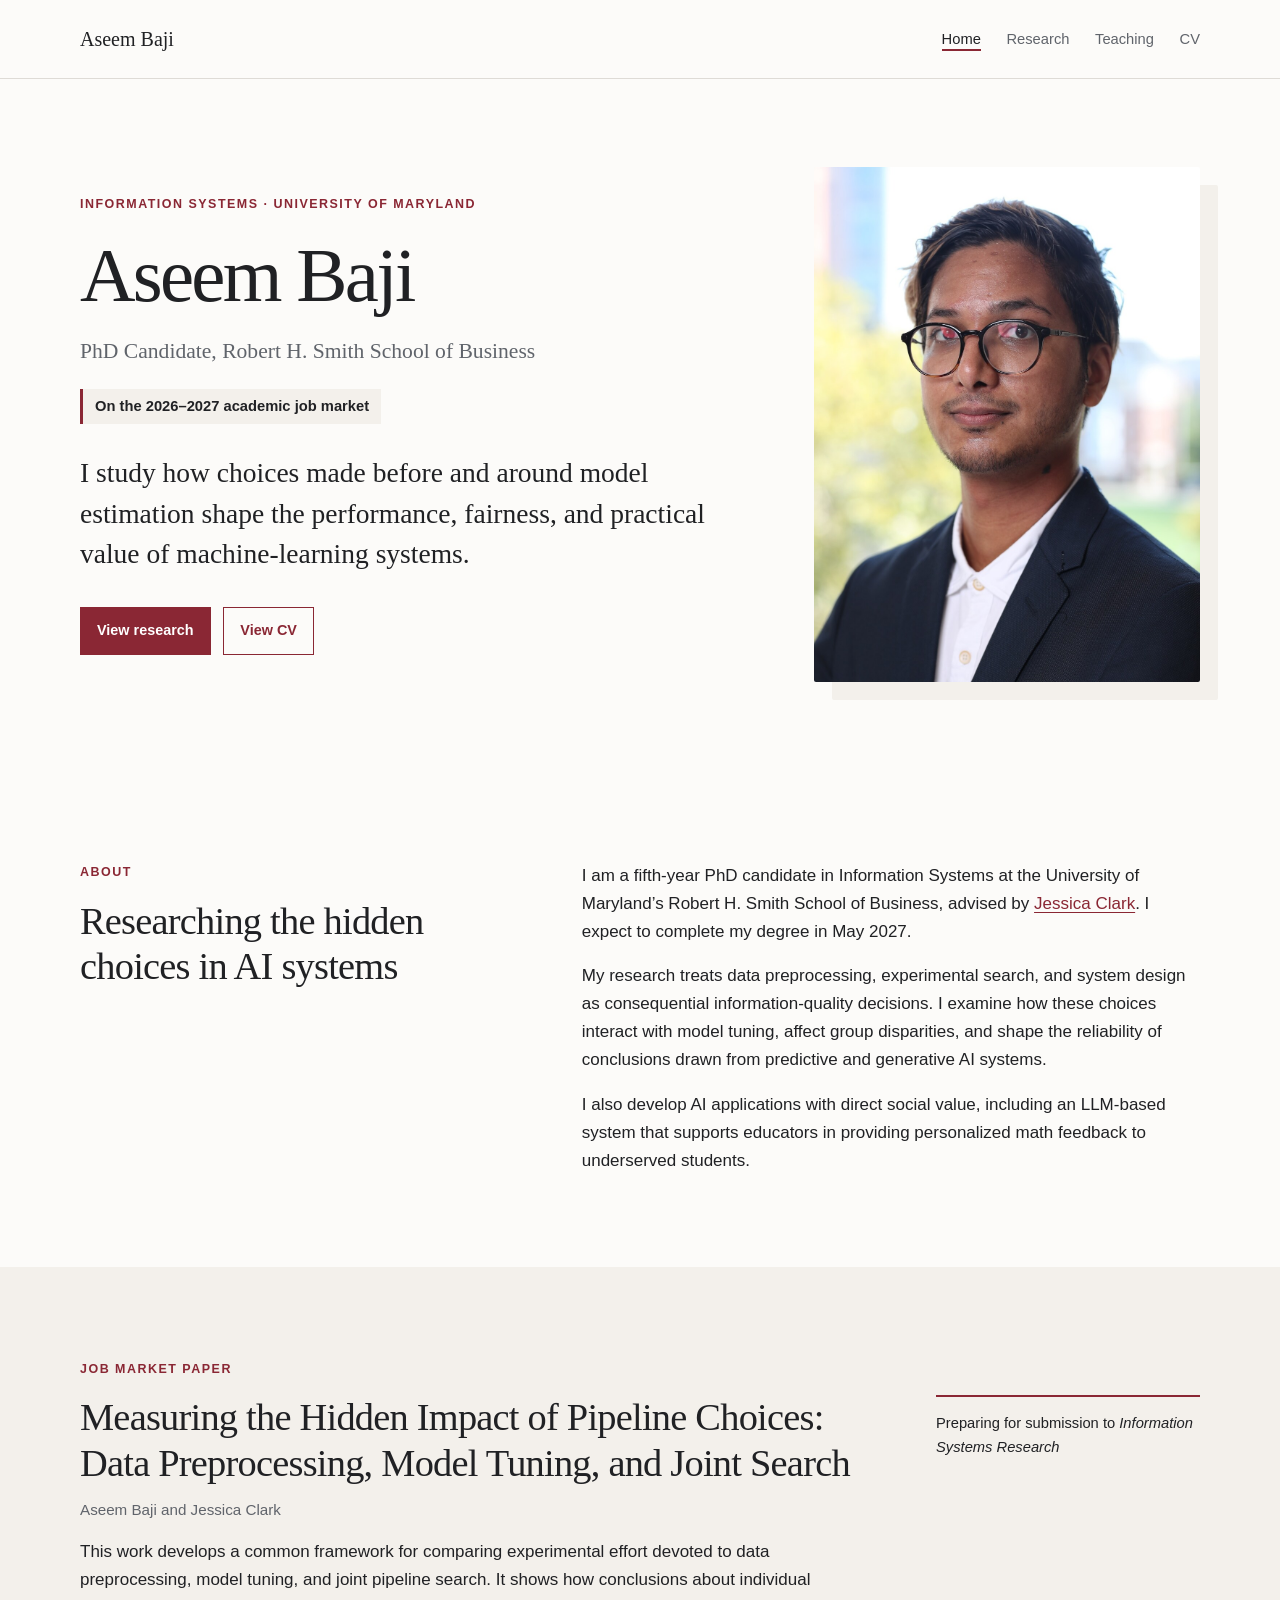
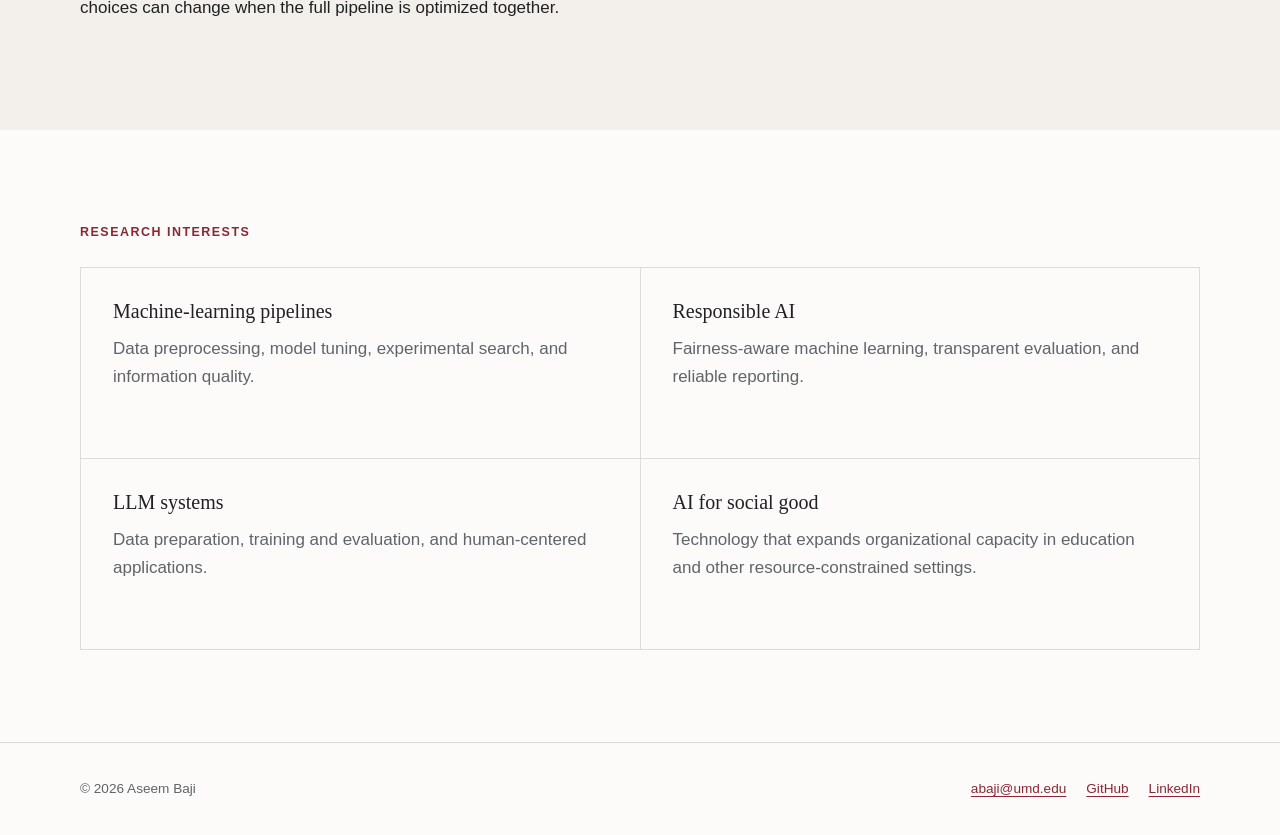
<file: index.html>
<!doctype html>
<html lang="en">
<head>
  <meta charset="utf-8">
  <meta name="viewport" content="width=device-width, initial-scale=1">
  <meta name="description" content="Aseem Baji is a PhD candidate in Information Systems at the University of Maryland studying machine-learning pipelines, fairness, LLM training, and AI for social good.">
  <title>Aseem Baji | Information Systems Researcher</title>
  <link rel="stylesheet" href="assets/styles.css">
</head>
<body>
  <a class="skip-link" href="#main">Skip to content</a>
  <header class="site-header">
    <div class="nav-wrap">
      <a class="site-name" href="index.html" aria-label="Aseem Baji, home">Aseem Baji</a>
      <nav aria-label="Primary navigation">
        <a class="active" href="index.html">Home</a>
        <a href="research.html">Research</a>
        <a href="teaching.html">Teaching</a>
        <a href="cv.html">CV</a>
      </nav>
    </div>
  </header>

  <main id="main">
    <section class="hero page-width">
      <div class="hero-copy">
        <p class="eyebrow">Information Systems · University of Maryland</p>
        <h1>Aseem Baji</h1>
        <p class="role">PhD Candidate, Robert H. Smith School of Business</p>
        <p class="job-market">On the 2026–2027 academic job market</p>
        <p class="intro">I study how choices made before and around model estimation shape the performance, fairness, and practical value of machine-learning systems.</p>
        <div class="hero-links">
          <a class="button primary" href="research.html">View research</a>
          <a class="button secondary" href="cv.html">View CV</a>
        </div>
      </div>
      <div class="portrait-wrap">
        <img class="portrait" src="assets/aseem-baji-headshot.jpg" alt="Portrait of Aseem Baji" width="900" height="1200">
      </div>
    </section>

    <section class="section page-width two-column">
      <div>
        <p class="section-label">About</p>
        <h2>Researching the hidden choices in AI systems</h2>
      </div>
      <div class="prose">
        <p>I am a fifth-year PhD candidate in Information Systems at the University of Maryland’s Robert H. Smith School of Business, advised by <a href="http://www.jessicamarieclark.com">Jessica Clark</a>. I expect to complete my degree in May 2027.</p>
        <p>My research treats data preprocessing, experimental search, and system design as consequential information-quality decisions. I examine how these choices interact with model tuning, affect group disparities, and shape the reliability of conclusions drawn from predictive and generative AI systems.</p>
        <p>I also develop AI applications with direct social value, including an LLM-based system that supports educators in providing personalized math feedback to underserved students.</p>
      </div>
    </section>

    <section class="section section-tint">
      <div class="page-width">
        <p class="section-label">Job market paper</p>
        <div class="featured-work">
          <div>
            <h2>Measuring the Hidden Impact of Pipeline Choices: Data Preprocessing, Model Tuning, and Joint Search</h2>
            <p class="authors">Aseem Baji and Jessica Clark</p>
            <p>This work develops a common framework for comparing experimental effort devoted to data preprocessing, model tuning, and joint pipeline search. It shows how conclusions about individual choices can change when the full pipeline is optimized together.</p>
          </div>
          <p class="status">Preparing for submission to <em>Information Systems Research</em></p>
        </div>
      </div>
    </section>

    <section class="section page-width">
      <p class="section-label">Research interests</p>
      <div class="interest-grid">
        <div><h3>Machine-learning pipelines</h3><p>Data preprocessing, model tuning, experimental search, and information quality.</p></div>
        <div><h3>Responsible AI</h3><p>Fairness-aware machine learning, transparent evaluation, and reliable reporting.</p></div>
        <div><h3>LLM systems</h3><p>Data preparation, training and evaluation, and human-centered applications.</p></div>
        <div><h3>AI for social good</h3><p>Technology that expands organizational capacity in education and other resource-constrained settings.</p></div>
      </div>
    </section>
  </main>

  <footer>
    <div class="page-width footer-wrap">
      <p>© 2026 Aseem Baji</p>
      <div><a href="mailto:abaji@umd.edu">abaji@umd.edu</a><a href="https://github.com/aseemwr10">GitHub</a><a href="https://www.linkedin.com/in/aseem-baji-07237211b/">LinkedIn</a></div>
    </div>
  </footer>
</body>
</html>
</file>
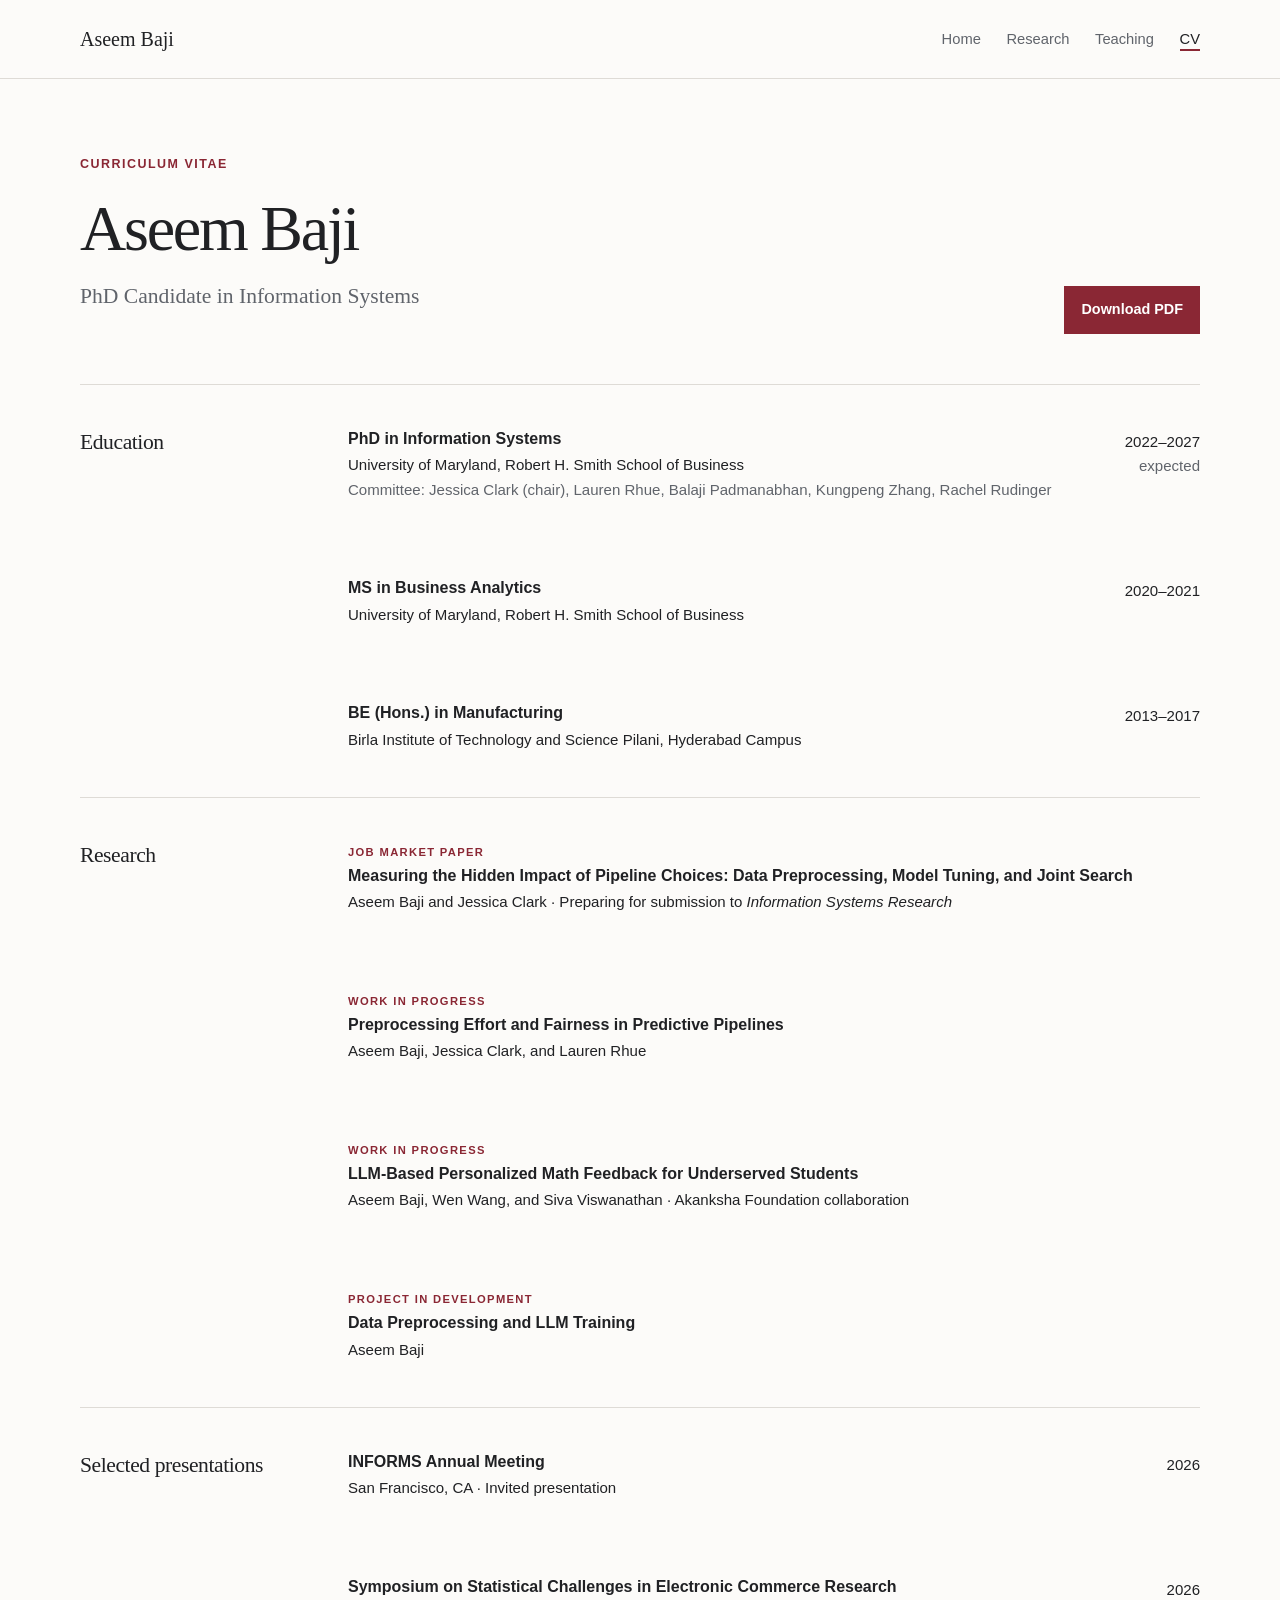
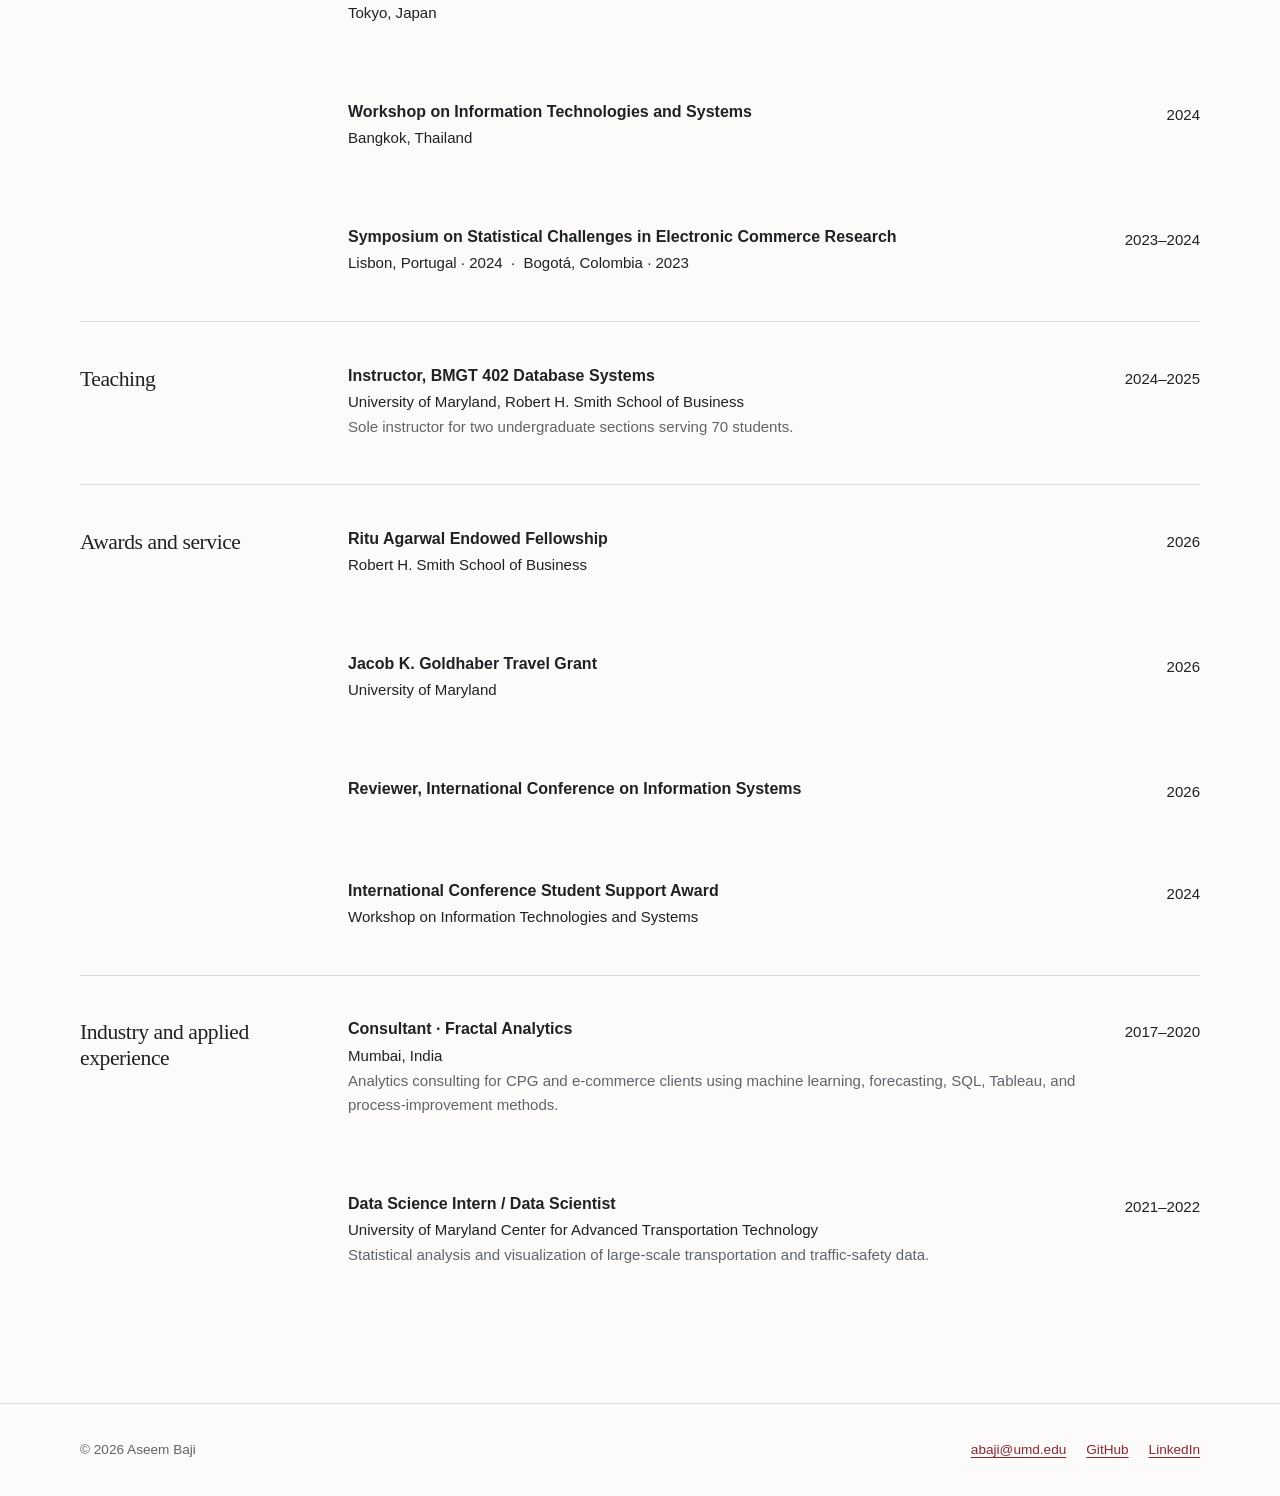
<file: cv.html>
<!doctype html>
<html lang="en">
<head>
  <meta charset="utf-8">
  <meta name="viewport" content="width=device-width, initial-scale=1">
  <meta name="description" content="Curriculum vitae of Aseem Baji, Information Systems PhD candidate at the University of Maryland.">
  <title>CV | Aseem Baji</title>
  <link rel="stylesheet" href="assets/styles.css">
</head>
<body>
  <a class="skip-link" href="#main">Skip to content</a>
  <header class="site-header"><div class="nav-wrap"><a class="site-name" href="index.html">Aseem Baji</a><nav aria-label="Primary navigation"><a href="index.html">Home</a><a href="research.html">Research</a><a href="teaching.html">Teaching</a><a class="active" href="cv.html">CV</a></nav></div></header>
  <main id="main">
    <section class="page-intro compact page-width">
      <p class="eyebrow">Curriculum vitae</p>
      <div class="title-row"><div><h1>Aseem Baji</h1><p class="role">PhD Candidate in Information Systems</p></div><a class="button primary" href="files/Aseem_Baji_CV.pdf">Download PDF</a></div>
    </section>

    <section class="cv page-width">
      <div class="cv-section"><h2>Education</h2><div class="cv-entry"><div><h3>PhD in Information Systems</h3><p>University of Maryland, Robert H. Smith School of Business</p><p class="muted">Committee: Jessica Clark (chair), Lauren Rhue, Balaji Padmanabhan, Kungpeng Zhang, Rachel Rudinger</p></div><p>2022–2027<br><span class="muted">expected</span></p></div><div class="cv-entry"><div><h3>MS in Business Analytics</h3><p>University of Maryland, Robert H. Smith School of Business</p></div><p>2020–2021</p></div><div class="cv-entry"><div><h3>BE (Hons.) in Manufacturing</h3><p>Birla Institute of Technology and Science Pilani, Hyderabad Campus</p></div><p>2013–2017</p></div></div>

      <div class="cv-section"><h2>Research</h2><div class="cv-entry"><div><p class="entry-type">Job market paper</p><h3>Measuring the Hidden Impact of Pipeline Choices: Data Preprocessing, Model Tuning, and Joint Search</h3><p>Aseem Baji and Jessica Clark · Preparing for submission to <em>Information Systems Research</em></p></div></div><div class="cv-entry"><div><p class="entry-type">Work in progress</p><h3>Preprocessing Effort and Fairness in Predictive Pipelines</h3><p>Aseem Baji, Jessica Clark, and Lauren Rhue</p></div></div><div class="cv-entry"><div><p class="entry-type">Work in progress</p><h3>LLM-Based Personalized Math Feedback for Underserved Students</h3><p>Aseem Baji, Wen Wang, and Siva Viswanathan · Akanksha Foundation collaboration</p></div></div><div class="cv-entry"><div><p class="entry-type">Project in development</p><h3>Data Preprocessing and LLM Training</h3><p>Aseem Baji</p></div></div></div>

      <div class="cv-section"><h2>Selected presentations</h2><div class="cv-entry"><div><h3>INFORMS Annual Meeting</h3><p>San Francisco, CA · Invited presentation</p></div><p>2026</p></div><div class="cv-entry"><div><h3>Symposium on Statistical Challenges in Electronic Commerce Research</h3><p>Tokyo, Japan</p></div><p>2026</p></div><div class="cv-entry"><div><h3>Workshop on Information Technologies and Systems</h3><p>Bangkok, Thailand</p></div><p>2024</p></div><div class="cv-entry"><div><h3>Symposium on Statistical Challenges in Electronic Commerce Research</h3><p>Lisbon, Portugal · 2024 &nbsp;·&nbsp; Bogotá, Colombia · 2023</p></div><p>2023–2024</p></div></div>

      <div class="cv-section"><h2>Teaching</h2><div class="cv-entry"><div><h3>Instructor, BMGT 402 Database Systems</h3><p>University of Maryland, Robert H. Smith School of Business</p><p class="muted">Sole instructor for two undergraduate sections serving 70 students.</p></div><p>2024–2025</p></div></div>

      <div class="cv-section"><h2>Awards and service</h2><div class="cv-entry"><div><h3>Ritu Agarwal Endowed Fellowship</h3><p>Robert H. Smith School of Business</p></div><p>2026</p></div><div class="cv-entry"><div><h3>Jacob K. Goldhaber Travel Grant</h3><p>University of Maryland</p></div><p>2026</p></div><div class="cv-entry"><div><h3>Reviewer, International Conference on Information Systems</h3></div><p>2026</p></div><div class="cv-entry"><div><h3>International Conference Student Support Award</h3><p>Workshop on Information Technologies and Systems</p></div><p>2024</p></div></div>

      <div class="cv-section"><h2>Industry and applied experience</h2><div class="cv-entry"><div><h3>Consultant · Fractal Analytics</h3><p>Mumbai, India</p><p class="muted">Analytics consulting for CPG and e-commerce clients using machine learning, forecasting, SQL, Tableau, and process-improvement methods.</p></div><p>2017–2020</p></div><div class="cv-entry"><div><h3>Data Science Intern / Data Scientist</h3><p>University of Maryland Center for Advanced Transportation Technology</p><p class="muted">Statistical analysis and visualization of large-scale transportation and traffic-safety data.</p></div><p>2021–2022</p></div></div>
    </section>
  </main>
  <footer><div class="page-width footer-wrap"><p>© 2026 Aseem Baji</p><div><a href="mailto:abaji@umd.edu">abaji@umd.edu</a><a href="https://github.com/aseemwr10">GitHub</a><a href="https://www.linkedin.com/in/aseem-baji-07237211b/">LinkedIn</a></div></div></footer>
</body>
</html>
</file>
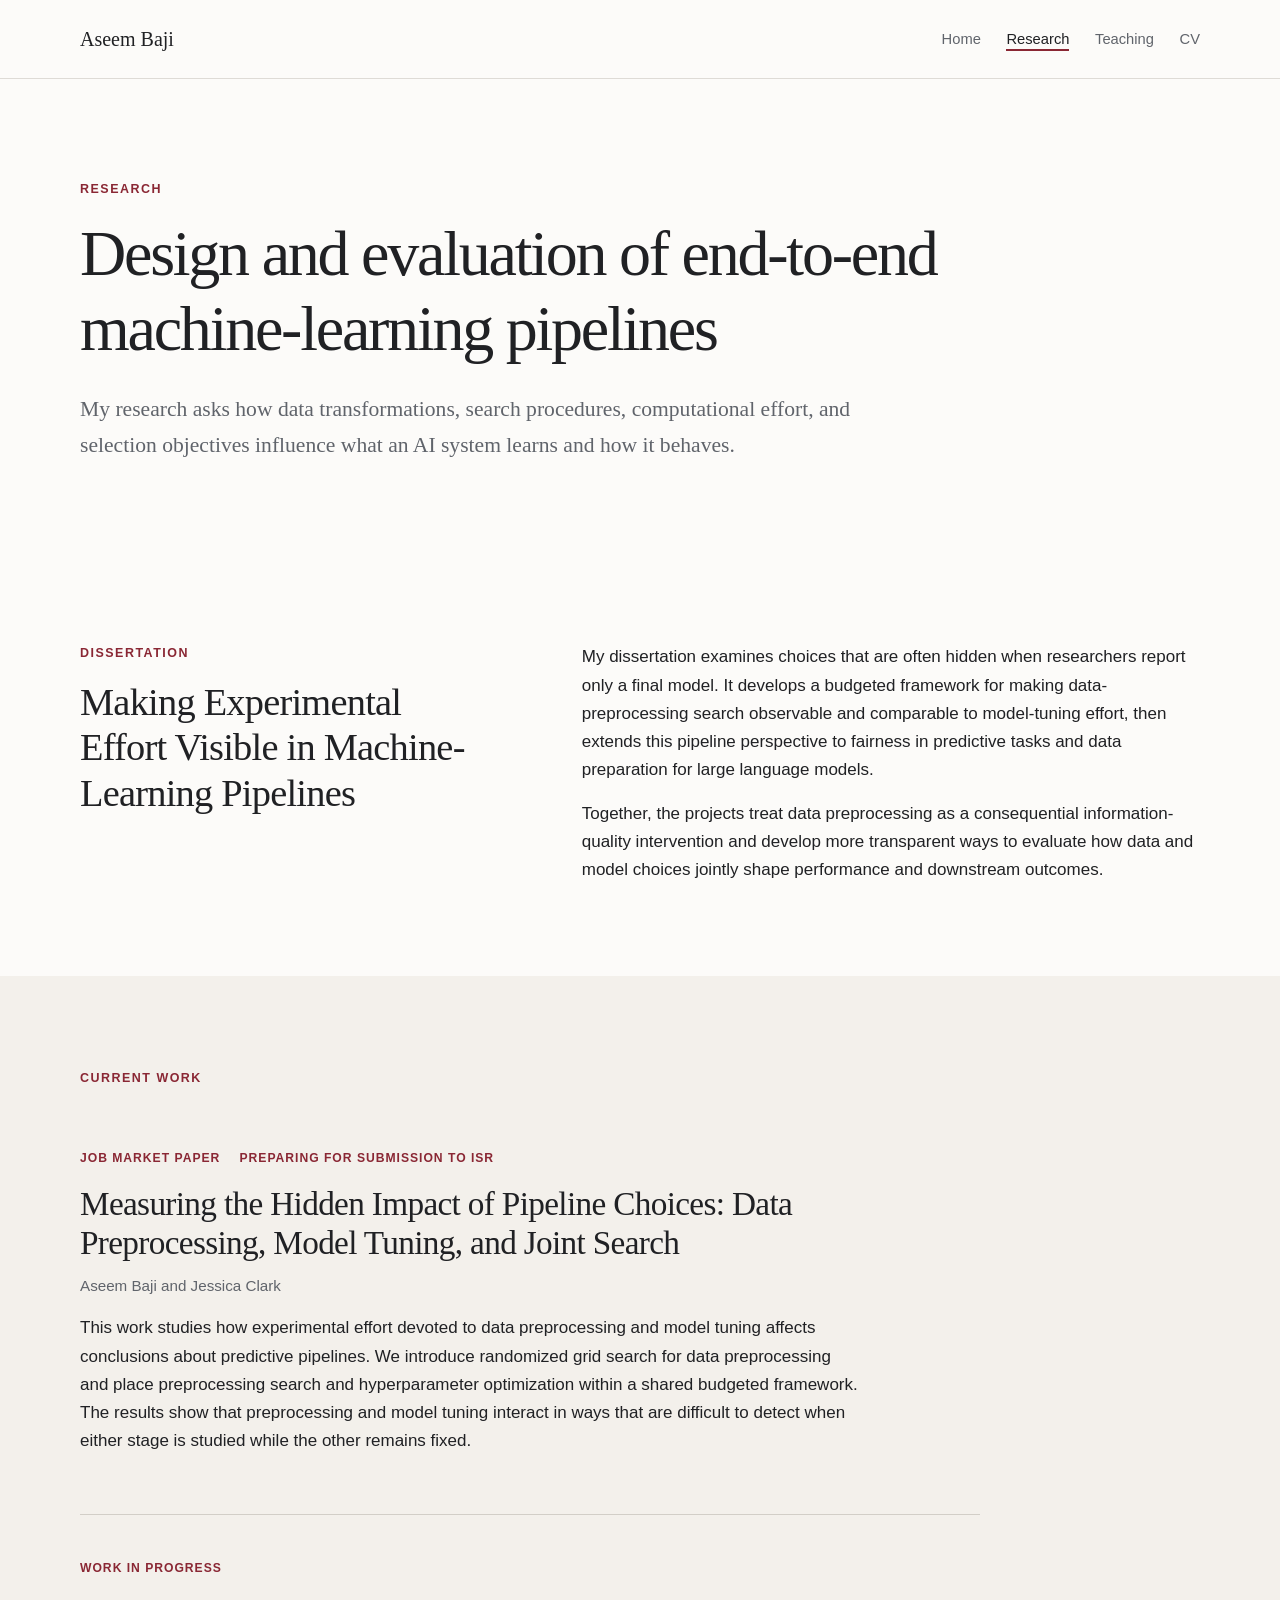
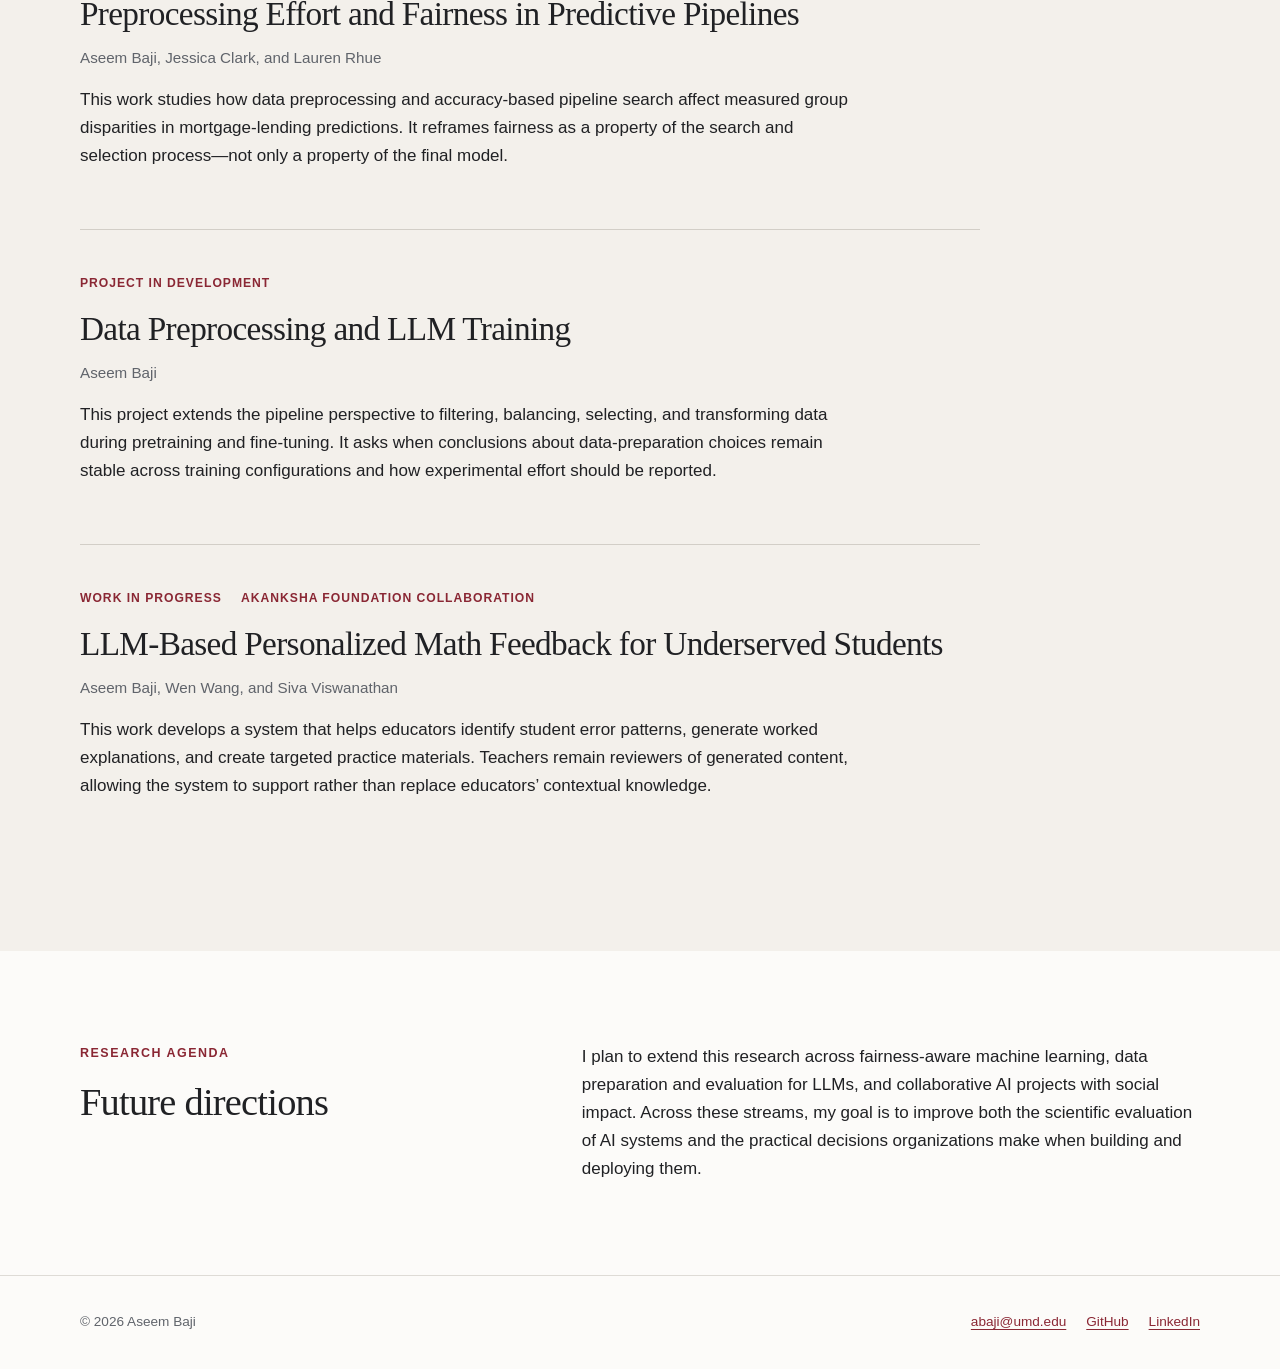
<file: research.html>
<!doctype html>
<html lang="en">
<head>
  <meta charset="utf-8">
  <meta name="viewport" content="width=device-width, initial-scale=1">
  <meta name="description" content="Research by Aseem Baji on machine-learning pipelines, fairness, LLM training, and AI for social good.">
  <title>Research | Aseem Baji</title>
  <link rel="stylesheet" href="assets/styles.css">
</head>
<body>
  <a class="skip-link" href="#main">Skip to content</a>
  <header class="site-header"><div class="nav-wrap"><a class="site-name" href="index.html">Aseem Baji</a><nav aria-label="Primary navigation"><a href="index.html">Home</a><a class="active" href="research.html">Research</a><a href="teaching.html">Teaching</a><a href="cv.html">CV</a></nav></div></header>
  <main id="main">
    <section class="page-intro page-width">
      <p class="eyebrow">Research</p>
      <h1>Design and evaluation of end-to-end machine-learning pipelines</h1>
      <p class="lede">My research asks how data transformations, search procedures, computational effort, and selection objectives influence what an AI system learns and how it behaves.</p>
    </section>

    <section class="section page-width two-column">
      <div><p class="section-label">Dissertation</p><h2>Making Experimental Effort Visible in Machine-Learning Pipelines</h2></div>
      <div class="prose">
        <p>My dissertation examines choices that are often hidden when researchers report only a final model. It develops a budgeted framework for making data-preprocessing search observable and comparable to model-tuning effort, then extends this pipeline perspective to fairness in predictive tasks and data preparation for large language models.</p>
        <p>Together, the projects treat data preprocessing as a consequential information-quality intervention and develop more transparent ways to evaluate how data and model choices jointly shape performance and downstream outcomes.</p>
      </div>
    </section>

    <section class="section section-tint"><div class="page-width">
      <p class="section-label">Current work</p>
      <article class="research-item featured">
        <div class="item-meta"><span>Job market paper</span><span>Preparing for submission to ISR</span></div>
        <h2>Measuring the Hidden Impact of Pipeline Choices: Data Preprocessing, Model Tuning, and Joint Search</h2>
        <p class="authors">Aseem Baji and Jessica Clark</p>
        <p>This work studies how experimental effort devoted to data preprocessing and model tuning affects conclusions about predictive pipelines. We introduce randomized grid search for data preprocessing and place preprocessing search and hyperparameter optimization within a shared budgeted framework. The results show that preprocessing and model tuning interact in ways that are difficult to detect when either stage is studied while the other remains fixed.</p>
      </article>
      <article class="research-item">
        <div class="item-meta"><span>Work in progress</span></div>
        <h2>Preprocessing Effort and Fairness in Predictive Pipelines</h2>
        <p class="authors">Aseem Baji, Jessica Clark, and Lauren Rhue</p>
        <p>This work studies how data preprocessing and accuracy-based pipeline search affect measured group disparities in mortgage-lending predictions. It reframes fairness as a property of the search and selection process—not only a property of the final model.</p>
      </article>
      <article class="research-item">
        <div class="item-meta"><span>Project in development</span></div>
        <h2>Data Preprocessing and LLM Training</h2>
        <p class="authors">Aseem Baji</p>
        <p>This project extends the pipeline perspective to filtering, balancing, selecting, and transforming data during pretraining and fine-tuning. It asks when conclusions about data-preparation choices remain stable across training configurations and how experimental effort should be reported.</p>
      </article>
      <article class="research-item">
        <div class="item-meta"><span>Work in progress</span><span>Akanksha Foundation collaboration</span></div>
        <h2>LLM-Based Personalized Math Feedback for Underserved Students</h2>
        <p class="authors">Aseem Baji, Wen Wang, and Siva Viswanathan</p>
        <p>This work develops a system that helps educators identify student error patterns, generate worked explanations, and create targeted practice materials. Teachers remain reviewers of generated content, allowing the system to support rather than replace educators’ contextual knowledge.</p>
      </article>
    </div></section>

    <section class="section page-width two-column">
      <div><p class="section-label">Research agenda</p><h2>Future directions</h2></div>
      <div class="prose"><p>I plan to extend this research across fairness-aware machine learning, data preparation and evaluation for LLMs, and collaborative AI projects with social impact. Across these streams, my goal is to improve both the scientific evaluation of AI systems and the practical decisions organizations make when building and deploying them.</p></div>
    </section>
  </main>
  <footer><div class="page-width footer-wrap"><p>© 2026 Aseem Baji</p><div><a href="mailto:abaji@umd.edu">abaji@umd.edu</a><a href="https://github.com/aseemwr10">GitHub</a><a href="https://www.linkedin.com/in/aseem-baji-07237211b/">LinkedIn</a></div></div></footer>
</body>
</html>
</file>
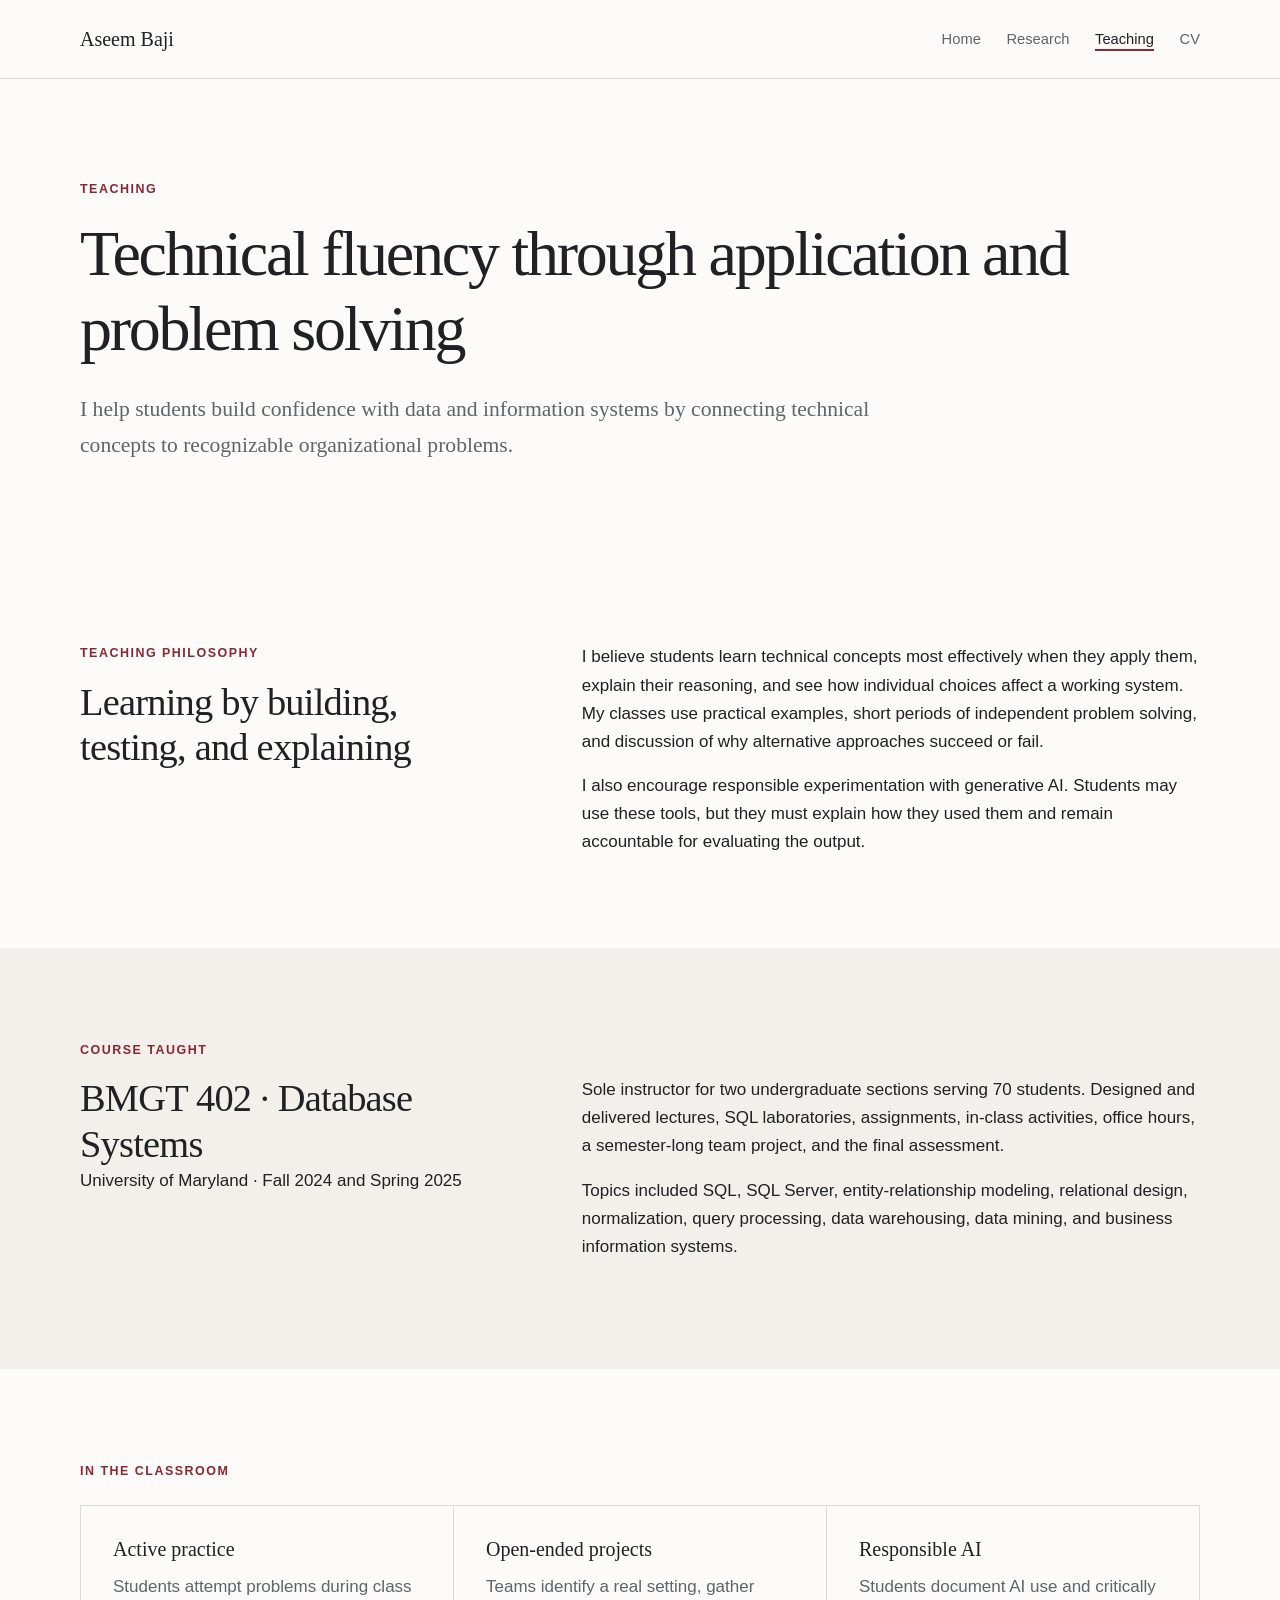
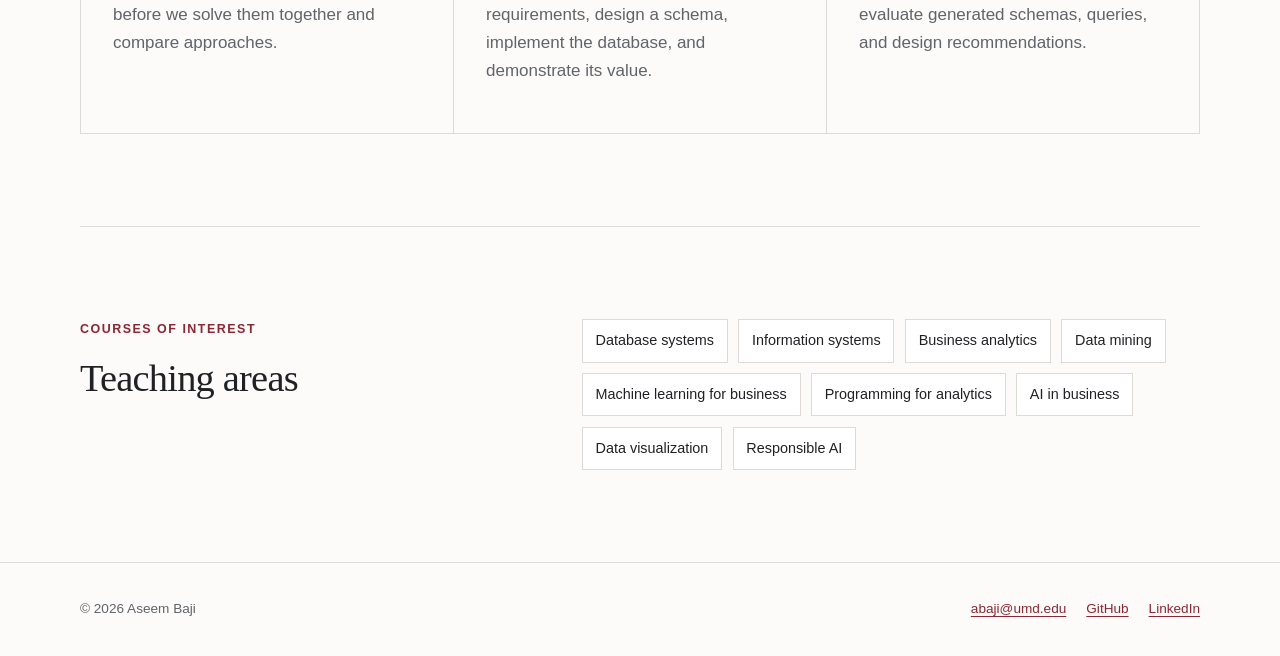
<file: teaching.html>
<!doctype html>
<html lang="en">
<head>
  <meta charset="utf-8">
  <meta name="viewport" content="width=device-width, initial-scale=1">
  <meta name="description" content="Teaching experience and philosophy of Aseem Baji, Information Systems PhD candidate at the University of Maryland.">
  <title>Teaching | Aseem Baji</title>
  <link rel="stylesheet" href="assets/styles.css">
</head>
<body>
  <a class="skip-link" href="#main">Skip to content</a>
  <header class="site-header"><div class="nav-wrap"><a class="site-name" href="index.html">Aseem Baji</a><nav aria-label="Primary navigation"><a href="index.html">Home</a><a href="research.html">Research</a><a class="active" href="teaching.html">Teaching</a><a href="cv.html">CV</a></nav></div></header>
  <main id="main">
    <section class="page-intro page-width">
      <p class="eyebrow">Teaching</p>
      <h1>Technical fluency through application and problem solving</h1>
      <p class="lede">I help students build confidence with data and information systems by connecting technical concepts to recognizable organizational problems.</p>
    </section>

    <section class="section page-width two-column">
      <div><p class="section-label">Teaching philosophy</p><h2>Learning by building, testing, and explaining</h2></div>
      <div class="prose">
        <p>I believe students learn technical concepts most effectively when they apply them, explain their reasoning, and see how individual choices affect a working system. My classes use practical examples, short periods of independent problem solving, and discussion of why alternative approaches succeed or fail.</p>
        <p>I also encourage responsible experimentation with generative AI. Students may use these tools, but they must explain how they used them and remain accountable for evaluating the output.</p>
      </div>
    </section>

    <section class="section section-tint"><div class="page-width">
      <p class="section-label">Course taught</p>
      <div class="course-card">
        <div><h2>BMGT 402 · Database Systems</h2><p>University of Maryland · Fall 2024 and Spring 2025</p></div>
        <div class="course-detail"><p>Sole instructor for two undergraduate sections serving 70 students. Designed and delivered lectures, SQL laboratories, assignments, in-class activities, office hours, a semester-long team project, and the final assessment.</p><p>Topics included SQL, SQL Server, entity-relationship modeling, relational design, normalization, query processing, data warehousing, data mining, and business information systems.</p></div>
      </div>
    </div></section>

    <section class="section page-width">
      <p class="section-label">In the classroom</p>
      <div class="interest-grid three">
        <div><h3>Active practice</h3><p>Students attempt problems during class before we solve them together and compare approaches.</p></div>
        <div><h3>Open-ended projects</h3><p>Teams identify a real setting, gather requirements, design a schema, implement the database, and demonstrate its value.</p></div>
        <div><h3>Responsible AI</h3><p>Students document AI use and critically evaluate generated schemas, queries, and design recommendations.</p></div>
      </div>
    </section>

    <section class="section page-width two-column border-top">
      <div><p class="section-label">Courses of interest</p><h2>Teaching areas</h2></div>
      <div class="tag-list"><span>Database systems</span><span>Information systems</span><span>Business analytics</span><span>Data mining</span><span>Machine learning for business</span><span>Programming for analytics</span><span>AI in business</span><span>Data visualization</span><span>Responsible AI</span></div>
    </section>
  </main>
  <footer><div class="page-width footer-wrap"><p>© 2026 Aseem Baji</p><div><a href="mailto:abaji@umd.edu">abaji@umd.edu</a><a href="https://github.com/aseemwr10">GitHub</a><a href="https://www.linkedin.com/in/aseem-baji-07237211b/">LinkedIn</a></div></div></footer>
</body>
</html>
</file>
<file: assets/styles.css>
:root {
  --ink: #202124;
  --muted: #60646b;
  --line: #dedbd6;
  --paper: #fcfbf9;
  --tint: #f3f0eb;
  --accent: #8a2734;
  --accent-dark: #681b25;
  --max: 1120px;
}

* { box-sizing: border-box; }
html { scroll-behavior: smooth; }
body { margin: 0; background: var(--paper); color: var(--ink); font-family: -apple-system, BlinkMacSystemFont, "Segoe UI", sans-serif; font-size: 17px; line-height: 1.65; }
a { color: var(--accent); text-decoration-thickness: 1px; text-underline-offset: 3px; }
a:hover { color: var(--accent-dark); }
h1, h2, h3 { margin: 0; font-family: Georgia, "Times New Roman", serif; font-weight: 500; line-height: 1.18; }
h1 { font-size: clamp(2.7rem, 6vw, 5.6rem); letter-spacing: -.035em; }
h2 { font-size: clamp(1.65rem, 3vw, 2.55rem); letter-spacing: -.02em; }
h3 { font-size: 1.25rem; }
p { margin: 0 0 1rem; }
.page-width, .nav-wrap { width: min(calc(100% - 48px), var(--max)); margin-inline: auto; }
.skip-link { position: absolute; left: -9999px; top: 0; padding: .7rem 1rem; background: var(--ink); color: white; z-index: 10; }
.skip-link:focus { left: 0; }

.site-header { border-bottom: 1px solid var(--line); background: rgba(252,251,249,.96); }
.nav-wrap { min-height: 78px; display: flex; align-items: center; justify-content: space-between; gap: 2rem; }
.site-name { color: var(--ink); font-family: Georgia, "Times New Roman", serif; font-size: 1.25rem; text-decoration: none; }
nav { display: flex; gap: 1.6rem; }
nav a { color: var(--muted); font-size: .92rem; text-decoration: none; }
nav a:hover, nav a.active { color: var(--ink); }
nav a.active { box-shadow: inset 0 -2px var(--accent); }

.hero { display: grid; grid-template-columns: 1.25fr .75fr; gap: clamp(3rem, 7vw, 7rem); align-items: center; min-height: 680px; padding-block: 88px; }
.eyebrow, .section-label, .entry-type { margin: 0 0 1rem; color: var(--accent); font-size: .78rem; font-weight: 700; letter-spacing: .12em; text-transform: uppercase; }
.role { margin: .8rem 0 1.2rem; color: var(--muted); font-family: Georgia, "Times New Roman", serif; font-size: 1.35rem; }
.job-market { display: inline-block; margin: 0 0 1.8rem; border-left: 3px solid var(--accent); padding: .35rem .75rem; background: var(--tint); font-size: .92rem; font-weight: 650; }
.intro { max-width: 700px; font-family: Georgia, "Times New Roman", serif; font-size: clamp(1.28rem, 2.3vw, 1.72rem); line-height: 1.48; }
.hero-links { display: flex; gap: .8rem; margin-top: 2rem; }
.button { display: inline-block; padding: .7rem 1rem; border: 1px solid var(--accent); font-size: .9rem; font-weight: 650; text-decoration: none; }
.button.primary { background: var(--accent); color: white; }
.button.primary:hover { background: var(--accent-dark); }
.button.secondary { color: var(--accent); }
.portrait-wrap { max-width: 390px; justify-self: end; }
.portrait { display: block; width: 100%; height: auto; aspect-ratio: 3/4; object-fit: cover; object-position: 50% 43%; border-radius: 2px; box-shadow: 18px 18px 0 var(--tint); }

.section { padding-block: 92px; }
.section-tint { background: var(--tint); }
.two-column { display: grid; grid-template-columns: minmax(250px, .8fr) minmax(360px, 1.2fr); gap: clamp(3rem, 7vw, 8rem); }
.prose { max-width: 720px; }
.prose p:last-child { margin-bottom: 0; }
.featured-work { display: grid; grid-template-columns: minmax(0, 1.5fr) minmax(220px, .5fr); gap: 4rem; align-items: start; }
.featured-work h2 { max-width: 820px; margin-bottom: .7rem; }
.authors { color: var(--muted); font-size: .95rem; }
.status { border-top: 2px solid var(--accent); padding-top: .85rem; font-size: .92rem; }
.interest-grid { display: grid; grid-template-columns: repeat(2, 1fr); gap: 1px; margin-top: 1.5rem; background: var(--line); border: 1px solid var(--line); }
.interest-grid > div { min-height: 190px; padding: 2rem; background: var(--paper); }
.interest-grid h3 { margin-bottom: .7rem; }
.interest-grid p { color: var(--muted); }
.interest-grid.three { grid-template-columns: repeat(3, 1fr); }

.page-intro { padding-block: 100px 72px; }
.page-intro h1 { max-width: 1000px; font-size: clamp(2.5rem, 5vw, 4.7rem); }
.page-intro.compact { padding-block: 75px 50px; }
.lede { max-width: 800px; margin-top: 1.6rem; color: var(--muted); font-family: Georgia, "Times New Roman", serif; font-size: 1.35rem; }
.research-item { max-width: 900px; padding-block: 2.7rem; border-top: 1px solid #d2cec7; }
.research-item:first-of-type { border-top: 0; }
.research-item h2 { margin-bottom: .7rem; font-size: clamp(1.5rem, 2.6vw, 2.15rem); }
.research-item > p:last-child { max-width: 780px; }
.item-meta { display: flex; flex-wrap: wrap; gap: .6rem 1.2rem; margin-bottom: 1rem; color: var(--accent); font-size: .76rem; font-weight: 700; letter-spacing: .08em; text-transform: uppercase; }
.course-card { display: grid; grid-template-columns: .8fr 1.2fr; gap: clamp(3rem, 7vw, 8rem); }
.course-detail { max-width: 680px; }
.tag-list { display: flex; flex-wrap: wrap; gap: .65rem; align-content: start; }
.tag-list span { border: 1px solid var(--line); padding: .55rem .8rem; background: white; font-size: .9rem; }
.border-top { border-top: 1px solid var(--line); }

.title-row { display: flex; justify-content: space-between; gap: 2rem; align-items: end; }
.title-row h1 { font-size: clamp(2.5rem, 5vw, 4.4rem); }
.cv { padding-bottom: 90px; }
.cv-section { display: grid; grid-template-columns: 220px 1fr; gap: 3rem; padding-block: 2.8rem; border-top: 1px solid var(--line); }
.cv-section > h2 { grid-column: 1; grid-row: 1; font-size: 1.35rem; }
.cv-section > .cv-entry { grid-column: 2; }
.cv-entry { display: grid; grid-template-columns: 1fr auto; gap: 2rem; padding-bottom: 1.8rem; }
.cv-entry:last-child { padding-bottom: 0; }
.cv-entry h3 { margin-bottom: .28rem; font-family: -apple-system, BlinkMacSystemFont, "Segoe UI", sans-serif; font-size: 1rem; font-weight: 700; }
.cv-entry p { margin: 0; font-size: .94rem; }
.cv-entry > p { text-align: right; white-space: nowrap; }
.cv .entry-type { margin-bottom: .35rem; font-size: .7rem; }
.muted { color: var(--muted); }

footer { border-top: 1px solid var(--line); padding-block: 35px; color: var(--muted); font-size: .85rem; }
.footer-wrap { display: flex; justify-content: space-between; gap: 2rem; }
.footer-wrap p { margin: 0; }
.footer-wrap div { display: flex; gap: 1.25rem; }

@media (max-width: 780px) {
  body { font-size: 16px; }
  .page-width, .nav-wrap { width: min(calc(100% - 32px), var(--max)); }
  .nav-wrap { min-height: auto; padding-block: 18px; flex-direction: column; align-items: flex-start; gap: .8rem; }
  nav { width: 100%; gap: 1.1rem; overflow-x: auto; }
  .hero { grid-template-columns: 1fr; min-height: auto; padding-block: 56px 76px; }
  .portrait-wrap { width: min(78%, 360px); justify-self: start; order: -1; }
  .two-column, .featured-work, .course-card, .cv-section { grid-template-columns: 1fr; gap: 2rem; }
  .cv-section > h2, .cv-section > .cv-entry { grid-column: 1; }
  .interest-grid, .interest-grid.three { grid-template-columns: 1fr; }
  .interest-grid > div { min-height: auto; }
  .section { padding-block: 64px; }
  .page-intro { padding-block: 64px 46px; }
  .title-row { align-items: flex-start; flex-direction: column; }
  .cv-entry { gap: 1rem; }
  .footer-wrap { flex-direction: column; gap: .8rem; }
  .footer-wrap div { flex-wrap: wrap; }
}

@media print {
  .site-header, footer, .button { display: none; }
  body { background: white; color: black; font-size: 11pt; }
  .page-intro { padding: 0 0 1.5rem; }
  .cv { padding: 0; }
  .cv-section { grid-template-columns: 160px 1fr; padding-block: 1.3rem; break-inside: avoid; }
}
</file>
